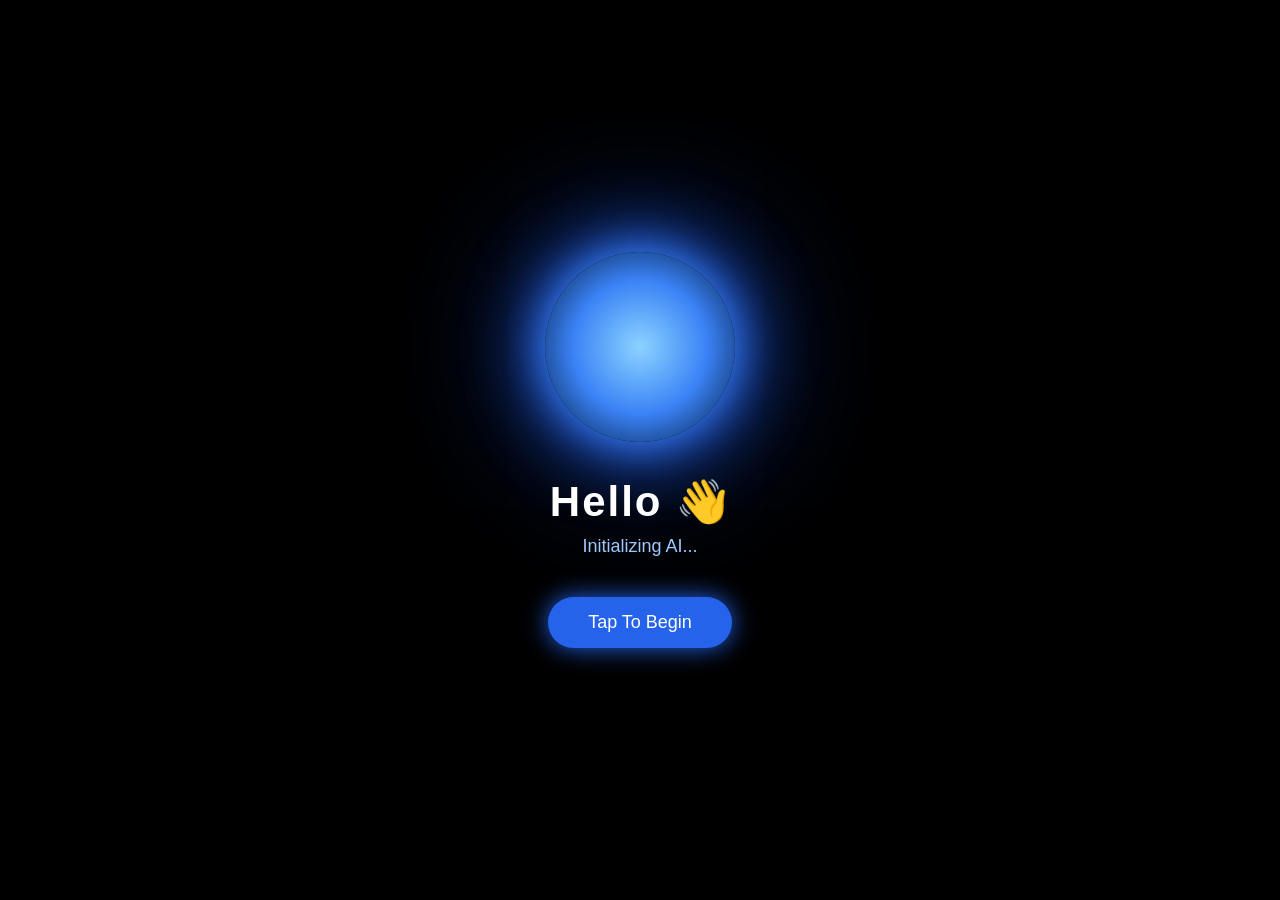
<file: index.html>
<!DOCTYPE html>
<html lang="en">
<head>
<meta charset="UTF-8">
<meta name="viewport" content="width=device-width, initial-scale=1.0">
<title>OmniLife AI</title>

<style>
*{
margin:0;
padding:0;
box-sizing:border-box;
font-family:Arial,Helvetica,sans-serif;
}

body{
background:#000;
height:100vh;
display:flex;
justify-content:center;
align-items:center;
overflow:hidden;
color:white;
}

.container{
text-align:center;
}

.orb{
width:190px;
height:190px;
border-radius:50%;
margin:auto;
background:radial-gradient(circle,#8bd3ff,#3b82f6,#001633);
box-shadow:
0 0 40px #3b82f6,
0 0 80px #2563eb,
0 0 140px #1d4ed8;
animation:pulse 3s infinite ease-in-out;
}

@keyframes pulse{
0%{transform:scale(1);}
50%{transform:scale(1.15);}
100%{transform:scale(1);}
}

h1{
margin-top:35px;
font-size:42px;
letter-spacing:2px;
opacity:0;
animation:fade 2s forwards;
animation-delay:1s;
}

p{
margin-top:10px;
font-size:18px;
color:#9ec9ff;
opacity:0;
animation:fade 2s forwards;
animation-delay:2s;
}

button{
margin-top:40px;
padding:15px 40px;
border:none;
border-radius:40px;
background:#2563eb;
color:white;
font-size:18px;
cursor:pointer;
transition:.3s;
box-shadow:0 0 25px #2563eb;
opacity:0;
animation:fade 2s forwards;
animation-delay:3s;
}

button:hover{
transform:scale(1.08);
}

@keyframes fade{
from{
opacity:0;
transform:translateY(20px);
}
to{
opacity:1;
transform:translateY(0);
}
}
</style>

</head>

<body>

<div class="container">

<div class="orb"></div>

<h1 id="title">Hello 👋</h1>

<p id="text">Initializing AI...</p>

<button onclick="startAI()">Tap To Begin</button>

</div>

<script>

setTimeout(()=>{
document.getElementById("title").innerHTML="I'm Omni";
document.getElementById("text").innerHTML="Your Personal AI Life OS";
},2500);

function startAI(){
alert("Welcome to OmniLife 🚀");
}

</script>

</body>
</html>
</file>
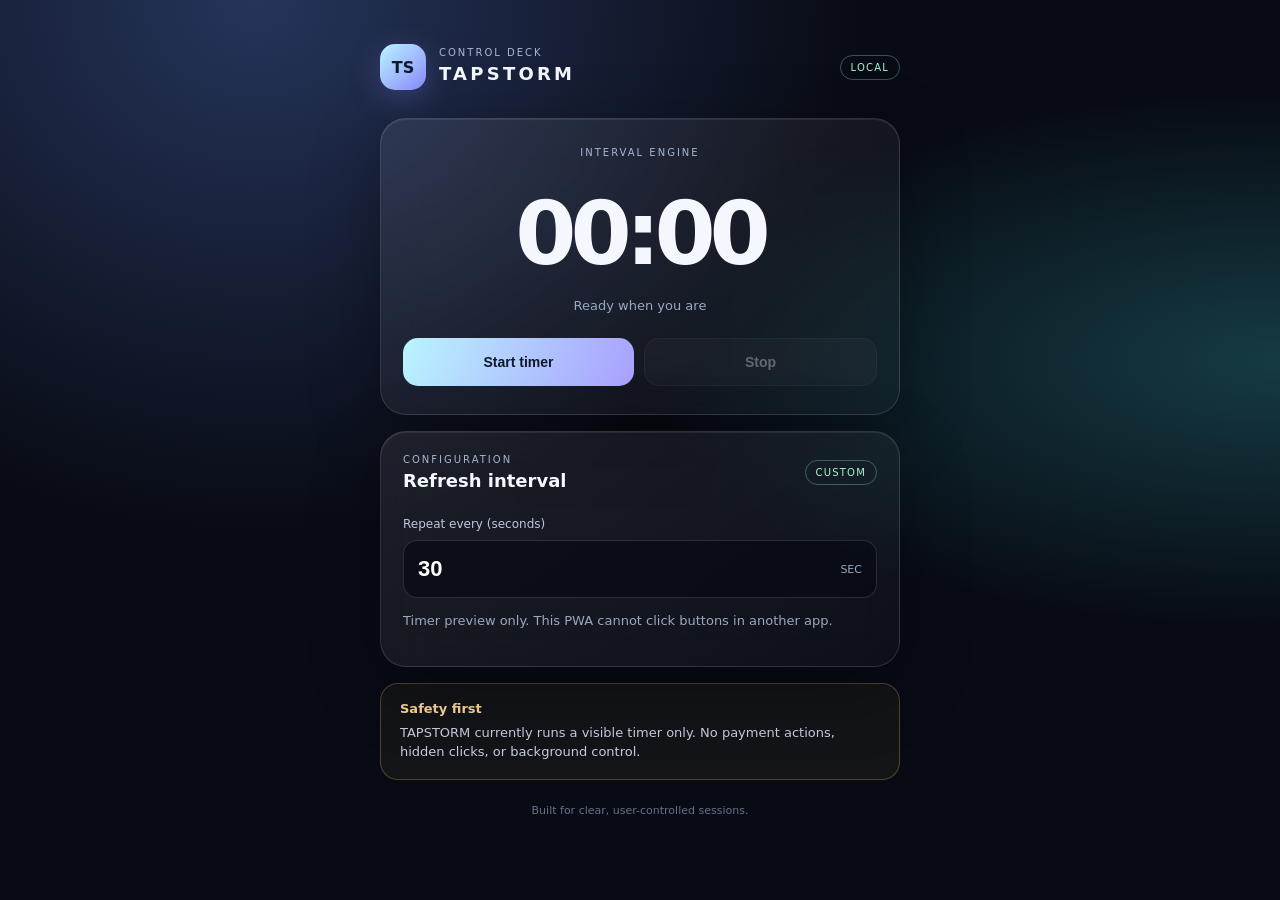
<file: tapstorm/index.html>
<!doctype html>
<html lang="en">
<head>
<meta charset="utf-8">
<meta name="viewport" content="width=device-width,initial-scale=1,viewport-fit=cover">
<meta name="theme-color" content="#080b14">
<meta name="description" content="TAPSTORM interval dashboard">
<link rel="manifest" href="manifest.webmanifest">
<link rel="stylesheet" href="style.css">
<title>TAPSTORM</title>
</head>
<body>
<main class="shell">
<header><div class="mark">TS</div><div><p class="eyebrow">CONTROL DECK</p><h1>TAPSTORM</h1></div><span class="status">LOCAL</span></header>
<section class="hero glass">
<p class="eyebrow">INTERVAL ENGINE</p><div class="timer" id="timer">00:00</div><p class="muted" id="state">Ready when you are</p>
<div class="actions"><button id="start" class="primary">Start timer</button><button id="stop" class="secondary" disabled>Stop</button></div>
</section>
<section class="glass settings">
<div class="section-head"><div><p class="eyebrow">CONFIGURATION</p><h2>Refresh interval</h2></div><span class="pill">CUSTOM</span></div>
<label for="interval">Repeat every (seconds)</label>
<div class="input-row"><input id="interval" type="number" min="5" max="3600" value="30" inputmode="numeric"><span>SEC</span></div>
<p class="hint">Timer preview only. This PWA cannot click buttons in another app.</p>
</section>
<section class="notice"><strong>Safety first</strong><p>TAPSTORM currently runs a visible timer only. No payment actions, hidden clicks, or background control.</p></section>
<footer>Built for clear, user-controlled sessions.</footer>
</main>
<script src="app.js"></script>
</body>
</html>
</file>
<file: tapstorm/style.css>
:root{color-scheme:dark;font-family:Inter,ui-sans-serif,system-ui,-apple-system,sans-serif;background:#080b14;color:#f5f7ff}*{box-sizing:border-box}body{margin:0;min-height:100vh;background:radial-gradient(ellipse at 20% 0%,#26345a 0,transparent 42%),radial-gradient(ellipse at 100% 40%,#153b43 0,transparent 35%),#080b14}.shell{width:min(100% - 32px,520px);margin:auto;padding:34px 0 max(28px,env(safe-area-inset-bottom))}header{display:flex;align-items:center;gap:13px;margin:10px 0 28px}.mark{width:46px;height:46px;border-radius:15px;display:grid;place-items:center;font-weight:900;background:linear-gradient(135deg,#b8f4ff,#8b8aff);color:#11182a;box-shadow:0 8px 30px #8b8aff44}h1{font-size:18px;letter-spacing:.18em;margin:3px 0}.eyebrow{font-size:10px;letter-spacing:.2em;color:#a8b6d5;margin:0 0 5px}.status,.pill{margin-left:auto;border:1px solid #8ee7c855;color:#a7f5d7;border-radius:99px;padding:6px 10px;font-size:10px;letter-spacing:.12em}.glass{background:linear-gradient(145deg,#ffffff15,#ffffff06);border:1px solid #ffffff20;box-shadow:0 20px 70px #0005,inset 0 1px #ffffff15;backdrop-filter:blur(22px);border-radius:26px}.hero{padding:28px 22px;text-align:center}.timer{font-size:clamp(64px,18vw,88px);font-weight:750;letter-spacing:-.07em;font-variant-numeric:tabular-nums;margin:24px 0 4px}.muted,.hint{color:#9ba8c2;font-size:13px}.actions{display:flex;gap:10px;margin-top:25px}button{border:0;border-radius:15px;padding:15px 18px;font-weight:700;font-size:14px;flex:1}button:disabled{opacity:.35}.primary{background:linear-gradient(110deg,#b9f4ff,#a9a0ff);color:#10182a}.secondary{background:#ffffff12;color:#f4f6ff;border:1px solid #ffffff20}.settings{padding:22px;margin-top:16px}.section-head{display:flex;align-items:center;margin-bottom:22px}h2{font-size:18px;margin:0}.settings label{font-size:12px;color:#bdc8df}.input-row{display:flex;align-items:center;margin-top:8px;background:#060a13aa;border:1px solid #ffffff22;border-radius:14px;padding:0 14px}.input-row input{width:100%;padding:15px 0;background:transparent;border:0;outline:0;color:white;font-size:22px;font-weight:700}.input-row span{font-size:11px;color:#98a6c2}.hint{line-height:1.5}.notice{margin-top:16px;padding:17px 19px;border:1px solid #ffc66b44;background:#ffc66b0c;border-radius:18px;color:#ffd99a;font-size:13px}.notice p{color:#c7cde0;line-height:1.5;margin:7px 0 0}footer{text-align:center;color:#65718a;font-size:11px;padding:24px 0 4px}
</file>
